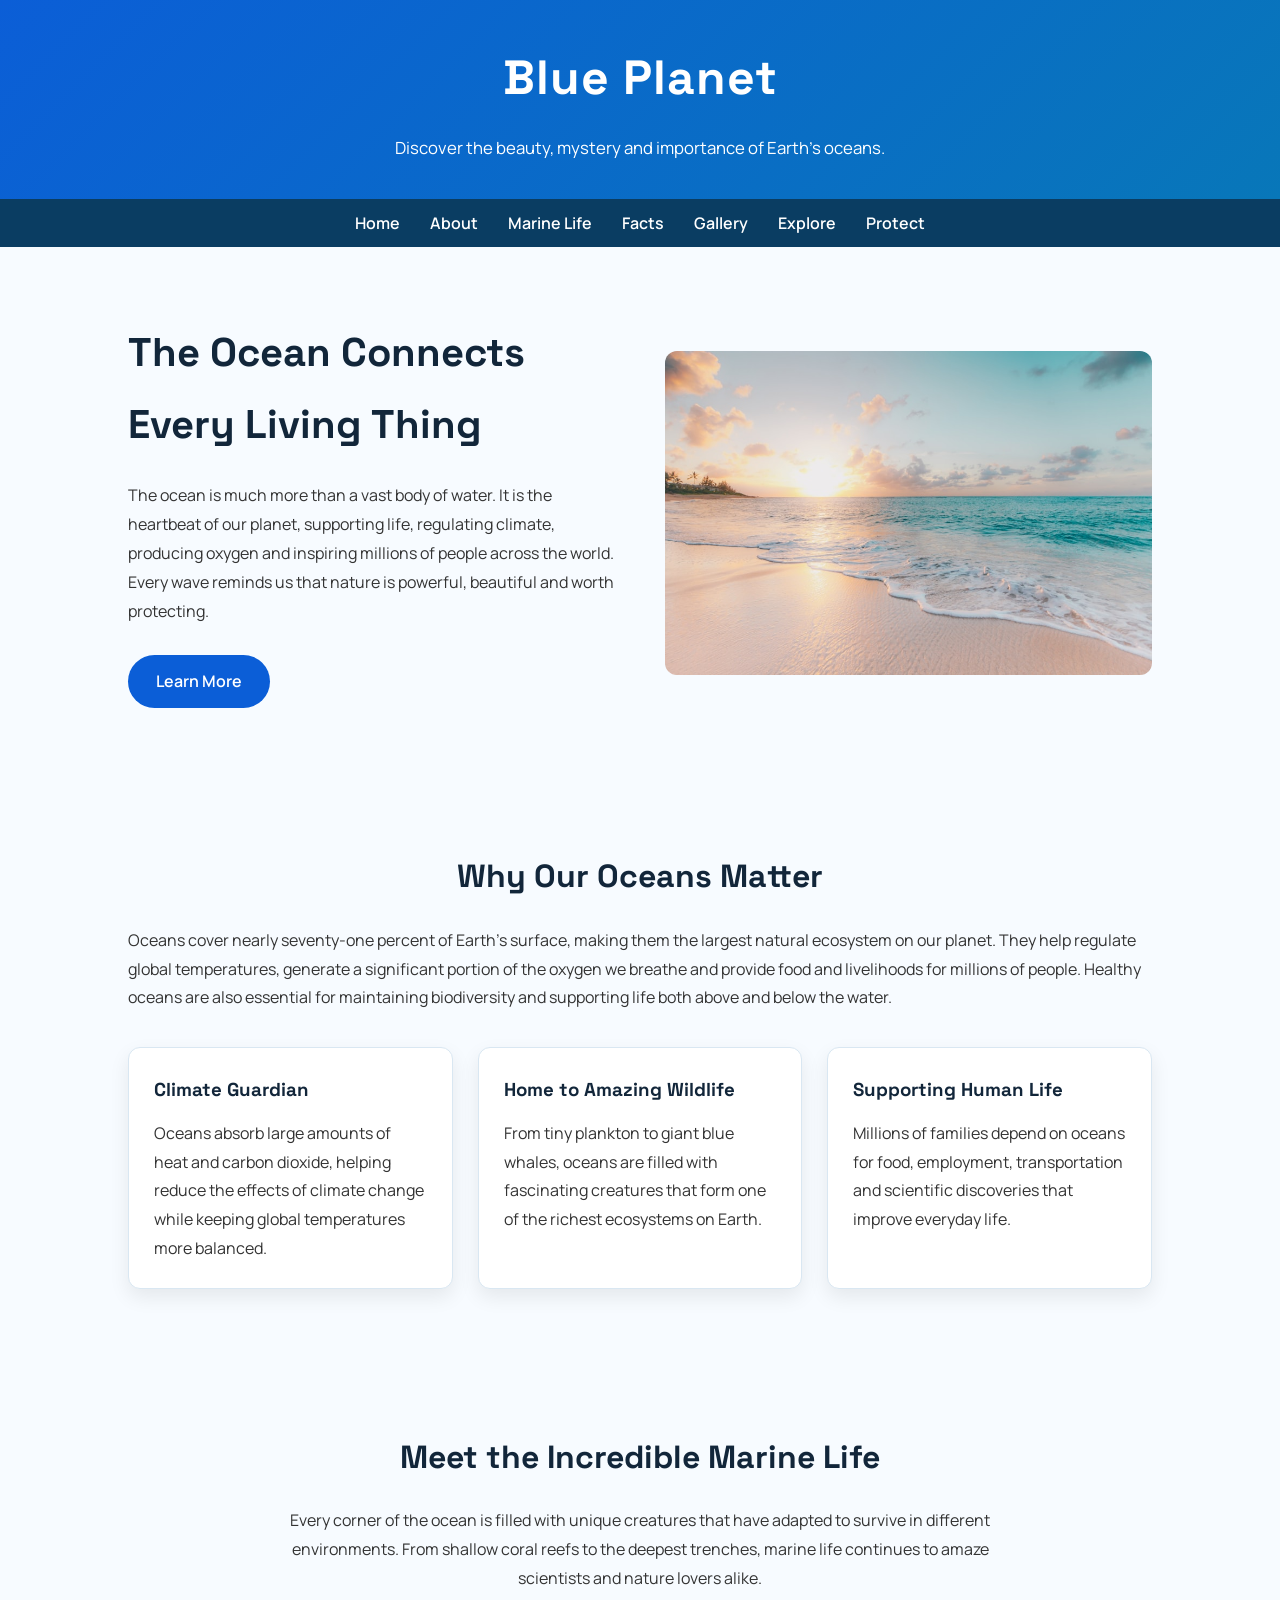
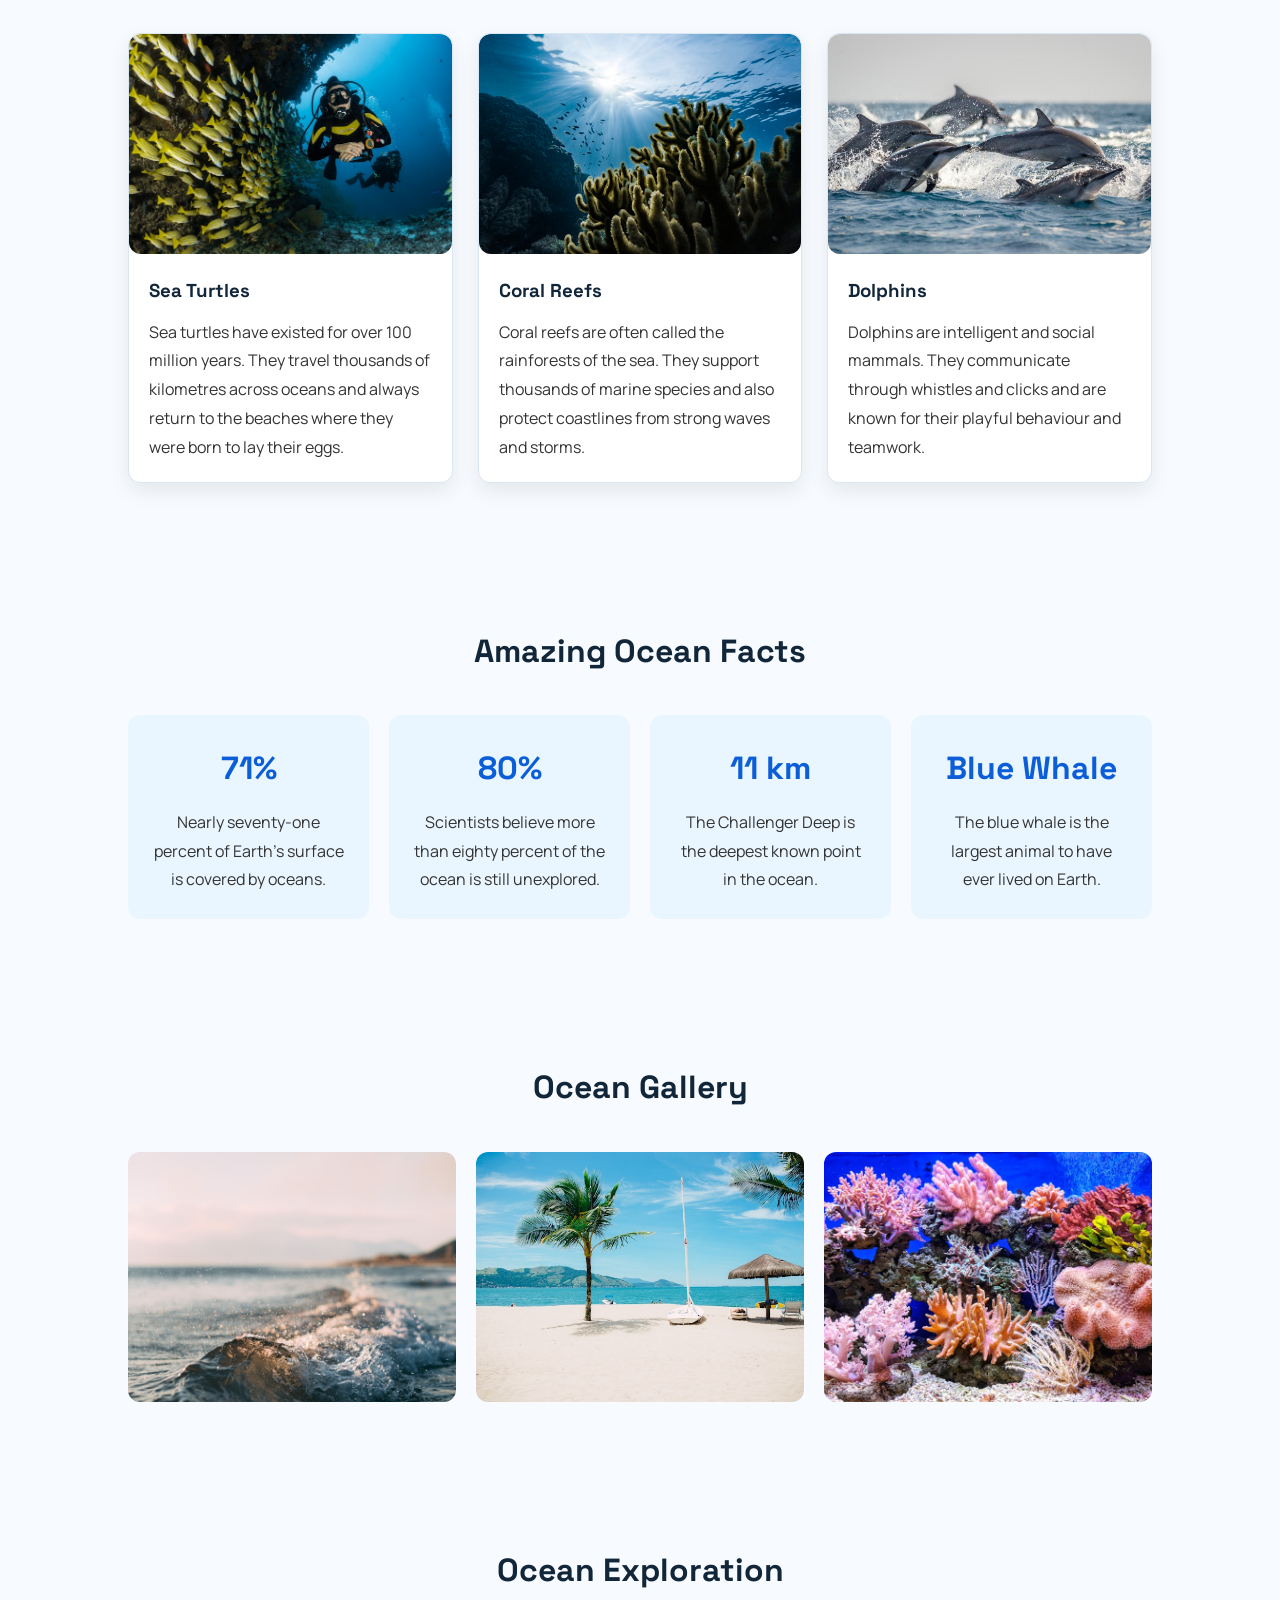
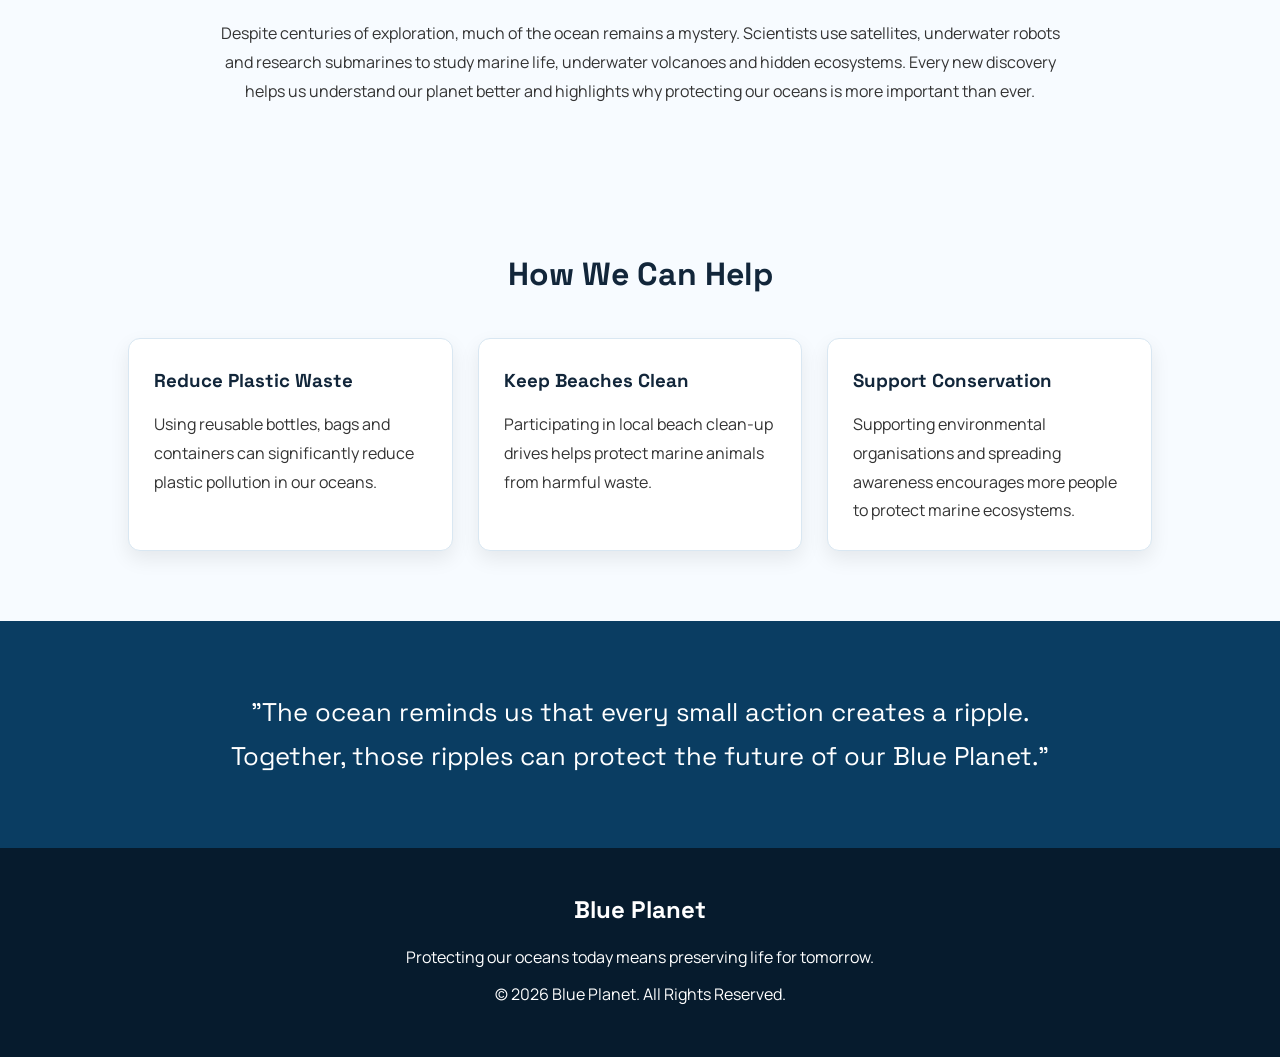
<file: Week1/index.html>
<!DOCTYPE html>
<html lang="en">
<head>
    <meta charset="UTF-8">
    <meta name="viewport" content="width=device-width, initial-scale=1.0">
    <title>Blue Planet | Discover the Wonders of the Ocean</title>
    <meta name="description" content="Explore the beauty of oceans, marine life, conservation and amazing facts about Earth's blue planet.">
    <link rel="preconnect" href="https://fonts.googleapis.com">
    <link rel="preconnect" href="https://fonts.gstatic.com" crossorigin>
    <link href="https://fonts.googleapis.com/css2?family=Manrope:wght@300;400;500;600&family=Space+Grotesk:wght@500;700&display=swap"
        rel="stylesheet">
    <link rel="stylesheet" href="style.css">
</head>
<body>
    <header>
        <div class="container">
            <h1>Blue Planet</h1>
            <p>
                Discover the beauty, mystery and importance of Earth's oceans.
            </p>
        </div>
    </header>
    <nav>
        <div class="container">
            <ul>
                <li><a href="#home">Home</a></li>
                <li><a href="#about">About</a></li>
                <li><a href="#life">Marine Life</a></li>
                <li><a href="#facts">Facts</a></li>
                <li><a href="#gallery">Gallery</a></li>
                <li><a href="#explore">Explore</a></li>
                <li><a href="#protect">Protect</a></li>
            </ul>
        </div>
    </nav>
    <main>
        <section class="hero" id="home">
            <div class="container hero-content">
                <div class="hero-text">
                    <h2>The Ocean Connects Every Living Thing</h2>
                    <p>

                        The ocean is much more than a vast body of water. It is the
                        heartbeat of our planet, supporting life, regulating climate,
                        producing oxygen and inspiring millions of people across the
                        world. Every wave reminds us that nature is powerful,
                        beautiful and worth protecting.
                    </p>
                    <a href="#about" class="button">Learn More</a>
                </div>
                <figure>
                    <img src="ocean.jpg" alt="Beautiful blue ocean with waves">
                </figure>
            </div>
        </section>
        <section id="about">
            <div class="container">
                <h2>Why Our Oceans Matter</h2>
                <p>
                    Oceans cover nearly seventy-one percent of Earth's surface,
                    making them the largest natural ecosystem on our planet. They
                    help regulate global temperatures, generate a significant
                    portion of the oxygen we breathe and provide food and
                    livelihoods for millions of people. Healthy oceans are also
                    essential for maintaining biodiversity and supporting life
                    both above and below the water.
                </p>
                <div class="info-grid">
                    <article>
                        <h3>Climate Guardian</h3>
                        <p>
                            Oceans absorb large amounts of heat and carbon dioxide,
                            helping reduce the effects of climate change while
                            keeping global temperatures more balanced.
                        </p>
                    </article>
                    <article>
                        <h3>Home to Amazing Wildlife</h3>
                        <p>
                            From tiny plankton to giant blue whales, oceans are
                            filled with fascinating creatures that form one of the
                            richest ecosystems on Earth.
                        </p>
                    </article>
                    <article>
                        <h3>Supporting Human Life</h3>
                        <p>
                            Millions of families depend on oceans for food,
                            employment, transportation and scientific discoveries
                            that improve everyday life.
                        </p>
                    </article>
                </div>
            </div>
        </section>        
        <section id="life">
            <div class="container">
                <h2>Meet the Incredible Marine Life</h2>
                <p class="section-text">
                    Every corner of the ocean is filled with unique creatures that
                    have adapted to survive in different environments. From shallow
                    coral reefs to the deepest trenches, marine life continues to
                    amaze scientists and nature lovers alike.
                </p>
                <div class="card-grid">
                    <article class="card">
                        <img src="sea turtles.jpg" alt="Sea turtle swimming underwater">
                        <h3>Sea Turtles</h3>
                        <p>
                            Sea turtles have existed for over 100 million years.
                            They travel thousands of kilometres across oceans and
                            always return to the beaches where they were born to
                            lay their eggs.
                        </p>
                    </article>
                    <article class="card">
                        <img src="coral reefs.jpg" alt="Colorful coral reef">
                        <h3>Coral Reefs</h3>
                        <p>
                            Coral reefs are often called the rainforests of the
                            sea. They support thousands of marine species and also
                            protect coastlines from strong waves and storms.
                        </p>
                    </article>
                    <article class="card">
                        <img src="dolphins.jpg" alt="Dolphins swimming together">
                        <h3>Dolphins</h3>
                        <p>
                            Dolphins are intelligent and social mammals. They
                            communicate through whistles and clicks and are known
                            for their playful behaviour and teamwork.
                        </p>
                    </article>
                </div>
            </div>
        </section>
        <section id="facts">
            <div class="container">
                <h2>Amazing Ocean Facts</h2>
                <div class="facts">
                    <article>
                        <h3>71%</h3>
                        <p>Nearly seventy-one percent of Earth's surface is covered by oceans.</p>
                    </article>
                    <article>
                        <h3>80%</h3>
                        <p>Scientists believe more than eighty percent of the ocean is still unexplored.</p>
                    </article>
                    <article>
                        <h3>11 km</h3>
                        <p>The Challenger Deep is the deepest known point in the ocean.</p>
                    </article>
                    <article>
                        <h3>Blue Whale</h3>
                        <p>The blue whale is the largest animal to have ever lived on Earth.</p>
                    </article>
                </div>
            </div>
        </section>
        <section id="gallery">
            <div class="container">
                <h2>Ocean Gallery</h2>
                <div class="gallery">
                    <figure>
                        <img src="gallery.image1.jpg" alt="Ocean waves during sunset">
                    </figure>
                    <figure>
                        <img src="gallery.image2.jpg" alt="Crystal clear beach">
                    </figure>
                    <figure>
                        <img src="gallery.image3.jpg" alt="Underwater coral reef">
                    </figure>
                </div>
            </div>
        </section>
        <section id="explore">
            <div class="container">
                <h2>Ocean Exploration</h2>
                <p>
                    Despite centuries of exploration, much of the ocean remains a
                    mystery. Scientists use satellites, underwater robots and
                    research submarines to study marine life, underwater volcanoes
                    and hidden ecosystems. Every new discovery helps us understand
                    our planet better and highlights why protecting our oceans is
                    more important than ever.
                </p>
            </div>
        </section>
        <section id="protect">
            <div class="container">
                <h2>How We Can Help</h2>
                <div class="info-grid">
                    <article>
                        <h3>Reduce Plastic Waste</h3>
                        <p>
                            Using reusable bottles, bags and containers can
                            significantly reduce plastic pollution in our oceans.
                        </p>
                    </article>
                    <article>
                        <h3>Keep Beaches Clean</h3>
                        <p>
                            Participating in local beach clean-up drives helps
                            protect marine animals from harmful waste.
                        </p>
                    </article>
                    <article>
                        <h3>Support Conservation</h3>
                        <p> Supporting environmental organisations and spreading 
                            awareness encourages more people to protect marine ecosystems. </p>
                    </article>
                </div>
            </div>
        </section>
        <section class="quote">
            <div class="container">
                <blockquote>
                    "The ocean reminds us that every small action creates a ripple.
                    Together, those ripples can protect the future of our Blue
                    Planet."
                </blockquote>
            </div>
        </section>
    </main>
    <footer>
        <div class="container">
            <h2>Blue Planet</h2>
            <p>
                Protecting our oceans today means preserving life for tomorrow.
            </p>
            <p>&copy; 2026 Blue Planet. All Rights Reserved.</p>
        </div>
    </footer>
</body>
</html>
</file>
<file: Week1/style.css>
:root{
    --primary:#0b5ed7;
    --secondary:#0a3d62;
    --accent:#eaf6ff;
    --white:#ffffff;
    --text:#333333;
    --heading:#12263a;
    --border:#d9e7f2;
    --shadow:0 8px 20px rgba(0,0,0,.08);
    --radius:12px;
    --transition:.3s ease;
    --width:1100px;
}
*{
    margin:0;
    padding:0;
    box-sizing:border-box;
}
html{
    scroll-behavior:smooth;
}
body{
    font-family:'Manrope',sans-serif;
    color:var(--text);
    background:#f7fbff;
    line-height:1.8;
}
img{
    width:100%;
    display:block;
    border-radius:var(--radius);
}
a{
    text-decoration:none;
}
ul{
    list-style:none;
}
.container{
    width:80%;
    max-width:var(--width);
    margin:auto;
}
header{
    background:linear-gradient(135deg,#0b5ed7,#0877b9);
    color:var(--white);
    text-align:center;
    padding:35px 15px;
}
header h1{
    font-family:'Space Grotesk',sans-serif;
    font-size:3rem;
    margin-bottom:12px;
    letter-spacing:1px;
}
header p{
    font-size:1.05rem;
    max-width:650px;
    margin:auto;
}
nav{
    background:var(--secondary);
    position:sticky;
    top:0;
    z-index:100;
}
nav ul{
    display:flex;
    justify-content:center;
    align-items:center;
    flex-wrap:wrap;
}
nav li{
    margin:10px 15px;
}
nav a{
    color:var(--white);
    font-weight:600;
    transition:var(--transition);
}
nav a:hover{
    color:#b9e7ff;
}
section{
    padding:70px 0;
}
section h2{
    font-family:'Space Grotesk',sans-serif;
    color:var(--heading);
    text-align:center;
    margin-bottom:20px;
    font-size:2rem;
}
.section-text{
    text-align:center;
    max-width:760px;
    margin:0 auto 40px;
}
.hero-content{
    display:flex;
    align-items:center;
    justify-content:space-between;
    gap:50px;
    flex-wrap:wrap;
}
.hero-text{
    flex:1;
    min-width:300px;
}
.hero-text h2{
    text-align:left;
    margin-bottom:20px;
    font-size:2.5rem;
}
.hero-text p{
    margin-bottom:30px;
}

.hero figure{
    flex:1;
    min-width:300px;
}

.button{
    display:inline-block;
    background:var(--primary);
    color:var(--white);
    padding:12px 28px;
    border-radius:30px;
    font-weight:600;
    transition:var(--transition);
}

.button:hover{
    background:#084298;
}

.info-grid{
    display:grid;
    grid-template-columns:repeat(auto-fit,minmax(240px,1fr));
    gap:25px;
    margin-top:35px;
}

.info-grid article{
    background:var(--white);
    padding:25px;
    border:1px solid var(--border);
    border-radius:var(--radius);
    box-shadow:var(--shadow);
}

.info-grid h3{
    font-family:'Space Grotesk',sans-serif;
    color:var(--heading);
    margin-bottom:12px;
}.card-grid{
    display:grid;
    grid-template-columns:repeat(auto-fit,minmax(260px,1fr));
    gap:25px;
    margin-top:35px;
}

.card{
    background:var(--white);
    border:1px solid var(--border);
    border-radius:var(--radius);
    overflow:hidden;
    box-shadow:var(--shadow);
    transition:var(--transition);
}

.card:hover{
    transform:translateY(-6px);
}

.card img{
    height:220px;
    object-fit:cover;
}

.card h3{
    font-family:'Space Grotesk',sans-serif;
    color:var(--heading);
    padding:20px 20px 10px;
}

.card p{
    padding:0 20px 20px;
}

.facts{
    display:grid;
    grid-template-columns:repeat(auto-fit,minmax(220px,1fr));
    gap:20px;
    margin-top:35px;
}

.facts article{
    background:var(--accent);
    padding:25px;
    border-radius:var(--radius);
    text-align:center;
}

.facts h3{
    font-family:'Space Grotesk',sans-serif;
    font-size:2rem;
    color:var(--primary);
    margin-bottom:10px;
}

.gallery{
    display:grid;
    grid-template-columns:repeat(auto-fit,minmax(280px,1fr));
    gap:20px;
    margin-top:35px;
}

.gallery img{
    height:250px;
    object-fit:cover;
    transition:var(--transition);
}

.gallery img:hover{
    transform:scale(1.03);
}

#explore p{
    max-width:850px;
    margin:auto;
    text-align:center;
}

.quote{
    background:var(--secondary);
    color:var(--white);
    text-align:center;
}

blockquote{
    font-family:'Space Grotesk',sans-serif;
    font-size:1.6rem;
    max-width:850px;
    margin:auto;
    line-height:1.7;
}

footer{
    background:#061b2d;
    color:var(--white);
    text-align:center;
    padding:40px 20px;
}

footer h2{
    font-family:'Space Grotesk',sans-serif;
    color:var(--white);
    margin-bottom:12px;
}

footer p{
    margin:8px 0;
}

@media (max-width:768px){

    header h1{
        font-size:2.3rem;
    }

    .hero-content{
        flex-direction:column;
    }

    .hero-text h2{
        text-align:center;
        font-size:2rem;
    }

    .hero-text{
        text-align:center;
    }

    nav ul{
        flex-direction:column;
        padding:10px 0;
    }

    nav li{
        margin:8px 0;
    }

    section{
        padding:55px 0;
    }

    blockquote{
        font-size:1.3rem;
    }

}
</file>
